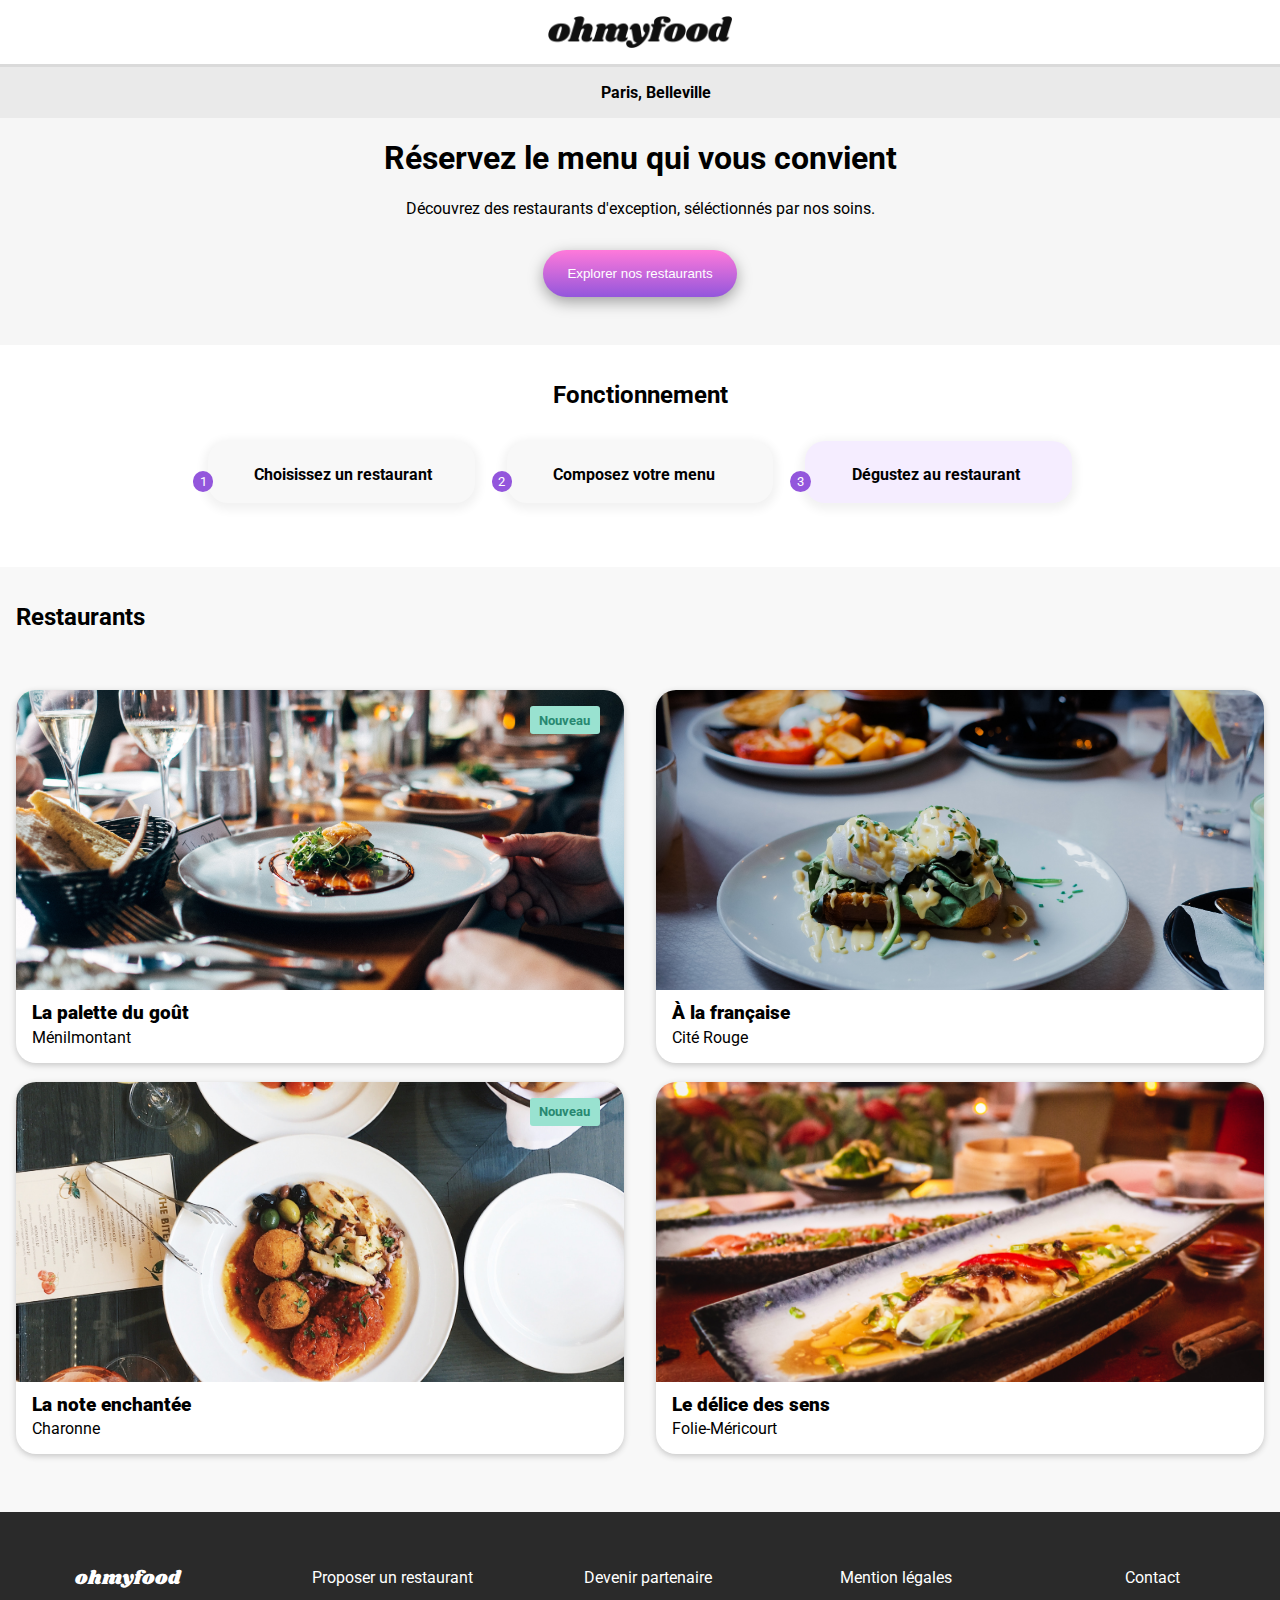
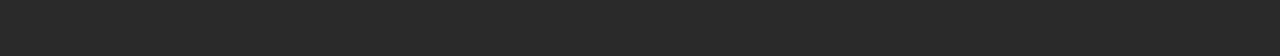
<file: index.html>
<!DOCTYPE html>
<html lang="fr">
<head>
    <meta charset="UTF-8">
    <meta http-equiv="X-UA-Compatible" content="IE=edge">
    <meta name="viewport" content="width=device-width, initial-scale=1.0">
    <link rel="stylesheet" href="https://use.fontawesome.com/releases/v5.15.3/css/all.css" 
                 integrity="sha384-SZXxX4whJ79/gErwcOYf+zWLeJdY/qpuqC4cAa9rOGUstPomtqpuNWT9wdPEn2fk" 
                 crossorigin="anonymous">
    <link rel="stylesheet" href="./css/main.css">   
    <link href="https://fonts.googleapis.com/css2?family=Roboto&family=Shrikhand&display=swap" 
           rel="stylesheet">
    <link href="https://fonts.googleapis.com/css2?family=Shrikhand&display=swap" 
          rel="stylesheet"> 
    <link href="https://fonts.googleapis.com/css2?family=Roboto:wght@700;900&display=swap" 
          rel="stylesheet">      
    <title>Ohmyfood</title>
</head>
<body>
   <div class="loader">
      <span class="loader__spinner"></span> <!--Loading spinner-->
    </div>
    <header>
        <img src="./images/logo/ohmyfood.png" alt="Logo Ohmyfood">
    </header>

    <main>

        <section class="card card-first">
            <div class="card__titre">
                <i class="fas fa-map-marker-alt"></i>
                <p>Paris, Belleville</p>
            </div>
            <div class="card-content">
                <h1>Réservez le menu qui vous convient</h1>
                <p>Découvrez des restaurants d'exception, séléctionnés par nos soins.</p>
        
                <button class="btn">Explorer nos restaurants</button>
            </div>
        </section>
        <section class="function">
            <h2>Fonctionnement</h2>   <!--Section fonctionnement explication du concept -->
            <ul class="functionality">
                <li class="functionality__element functionality--phone">
                    <span class="number">1</span>
                    <i class="fas fa-mobile-alt"></i>
                    <p>Choisissez un restaurant</p>
                </li>
                <li class="functionality__element functionality--menu">
                    <span class="number">2</span>
                    <i class="fas fa-list"></i>
                    <p>Composez votre menu</p>
                </li>
                <li class="functionality__element functionality--store" id="purple-store">
                    <span class="number">3</span>
                    <i class="fas fa-store"></i>
                    <p>Dégustez au restaurant</p>
                </li>
            </ul>

        </section>
        <section id="restaurant-container">
            <h2>Restaurants</h2> <!--Section contenant les cartes de restaurants-->
            <figure class="restaurant-card new-card">
                <a href="./pages_menu/la-palette-du-gout.html">
                    <img src="./images/restaurants/jay-wennington-N_Y88TWmGwA-unsplash.jpg" 
                    alt="restaurant la palette du goût">              
                    <div class="restaurant-card__description">
                        <h3>La palette du goût</h3>
                        <p>Ménilmontant</p>
                    </div>                 
                </a>
                <div class="heart-container">
                    <input type="checkbox" class="input-heart">
                    <i class="fas fa-heart"></i>
                    <i class="far fa-heart"></i>
                </div>
            </figure>
            <figure class="restaurant-card new-card">
                <a href="./pages_menu/la-note-enchantee.html">
                    <img src="./images/restaurants/stil-u2Lp8tXIcjw-unsplash.jpg" alt="restaurant la note enchantée">
                    <div class="restaurant-card__description">
                        <h3>La note enchantée</h3>
                        <p>Charonne</p> 
                    </div>
                </a>
                <div class="heart-container">
                    <input type="checkbox" class="input-heart">
                    <i class="fas fa-heart"></i>
                    <i class="far fa-heart"></i>
                </div>    
            </figure>       
            <figure class="restaurant-card a-la-francaise">
                <a href="./pages_menu/a-la-francaise.html">
                    <img src="./images/restaurants/toa-heftiba-DQKerTsQwi0-unsplash.jpg" 
                        alt="restaurant À la francaise">
                    <div class="restaurant-card__description">
                        <h3>À la française</h3>
                        <p>Cité Rouge</p>
                    </div>
                </a>
                <div class="heart-container">
                    <input type="checkbox" class="input-heart">
                    <i class="fas fa-heart"></i>
                    <i class="far fa-heart"></i>
                </div>
            </figure>
            <figure class="restaurant-card le-delice-des-sens">
                <a href="./pages_menu/le-delice-des-sens.html">
                    <img src="./images/restaurants/louis-hansel-shotsoflouis-qNBGVyOCY8Q-unsplash.jpg" 
                        alt="Le délice des sens">
                    <div class="restaurant-card__description">
                        <h3>Le délice des sens</h3>
                        <p>Folie-Méricourt</p>                 
                    </div>
                </a>
                <div class="heart-container">
                    <input type="checkbox" class="input-heart">
                    <i class="fas fa-heart"></i>
                    <i class="far fa-heart"></i>
                </div>
            </figure>
        </section>
    </main>
    <footer class="footer-menu">   <!--Footer-->
        <nav>
            <ul>
                <li><h5>ohmyfood</h5></li>
                <li><a href="#"><i class="fas fa-utensils"></i> Proposer un restaurant</a>
                </li>
                <li><a href="#"><i class="fas fa-hands-helping"></i>Devenir partenaire</a>
                </li>
                <li><a href="#">Mention légales</a>
                </li>
                <li><a href="mailto:email@sample.com">Contact</a>
                </li>
            </ul>
        </nav>
    </footer>   
</body>
</html>
</file>
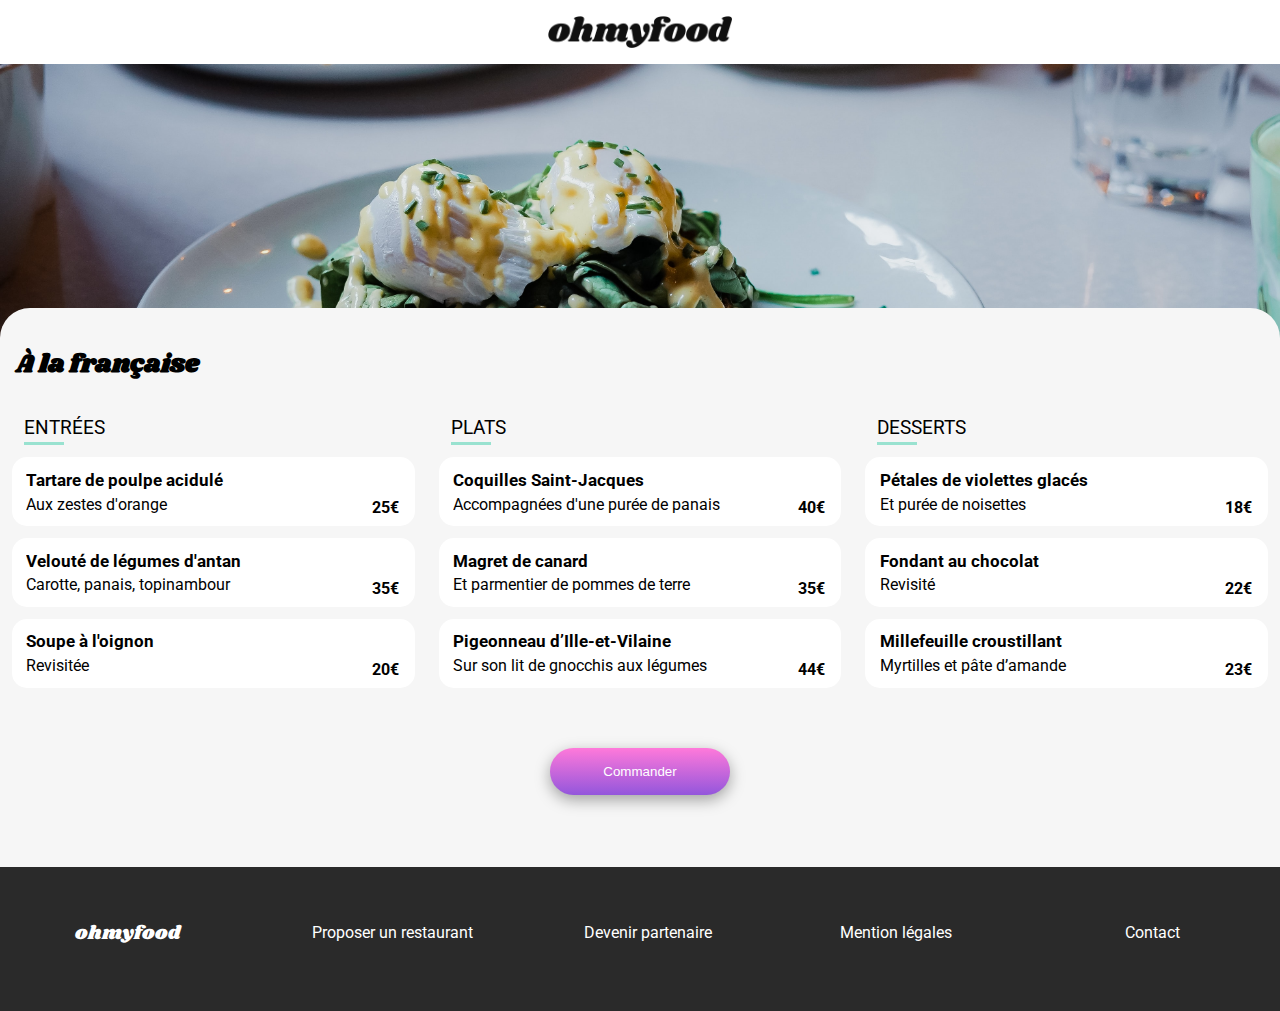
<file: pages_menu/a-la-francaise.html>
<!DOCTYPE html>
<html lang="fr">
<head>
    <meta charset="UTF-8">
    <meta http-equiv="X-UA-Compatible" content="IE=edge">
    <meta name="viewport" content="width=device-width, initial-scale=1.0">
    <link rel="stylesheet" href="https://use.fontawesome.com/releases/v5.15.3/css/all.css" 
                 integrity="sha384-SZXxX4whJ79/gErwcOYf+zWLeJdY/qpuqC4cAa9rOGUstPomtqpuNWT9wdPEn2fk" 
                 crossorigin="anonymous">

          <link href="https://fonts.googleapis.com/css2?family=Roboto&family=Shrikhand&display=swap" 
                rel="stylesheet"> 
                <link rel="stylesheet" href="../css/main.css">  
    <title>À la française</title>
</head>
<body>
    <header class="header-restaurants">
        <a href="../index.html"><i class="fas fa-arrow-left"></i></a>
        <img src="../images/logo/ohmyfood.png" alt="Logo Ohmyfood">
    </header>
    <main class="page-menu">
        <div class="picture">
        <img src="../images/restaurants/toa-heftiba-DQKerTsQwi0-unsplash.jpg" 
              alt="restaurant À la française">
        </div>
        <section class="menu">
            <div class="menu-header">
                <h2>À la française</h2>
                <div class="heart-container">
                    <input type="checkbox" class="input-heart">
                    <i class="fas fa-heart"></i>
                    <i class="far fa-heart"></i>
                </div>
            </div>
            <div class="menu-wraper">
                <article class="menu-items">
                    <h3>Entrées</h3>
                    <div class="menu-items__choice first-choice">
                        <div class="menu-items__choice__description">
                            <h4>Tartare de poulpe acidulé</h4>
                            <p>Aux zestes d'orange</p>
                        </div>
                        <span>25€</span>
                        <div class="animation-menu">
                            <i class="fas fa-check-circle"></i>
                        </div>
                    </div>
                    <div class="menu-items__choice second-choice">
                        <div class="menu-items__choice__description">
                            <h4>Velouté de légumes d'antan</h4>
                            <p>Carotte, panais, topinambour</p>
                        </div>
                        <span>35€</span>
                        <div class="animation-menu">
                            <i class="fas fa-check-circle"></i>
                        </div>
                    </div>
                    <div class="menu-items__choice third-choice">
                        <div class="menu-items__choice__description">
                            <h4>Soupe à l'oignon</h4>
                            <p>Revisitée</p>
                        </div>
                        <span>20€</span>
                        <div class="animation-menu">
                            <i class="fas fa-check-circle"></i>
                        </div>
                    </div>
                </article>
                <article class="menu-items">
                    <h3>Plats</h3>
                    <div class="menu-items__choice first-choice">
                        <div class="menu-items__choice__description">
                            <h4>Coquilles Saint-Jacques</h4>
                            <p>Accompagnées d'une purée de panais</p>
                        </div>
                        <span>40€</span>
                        <div class="animation-menu">
                            <i class="fas fa-check-circle"></i>
                        </div>
                    </div>
                    <div class="menu-items__choice second-choice">
                        <div class="menu-items__choice__description">
                            <h4>Magret de canard</h4>
                            <p>Et parmentier de pommes de terre</p>
                        </div>
                        <span>35€</span>
                        <div class="animation-menu">
                            <i class="fas fa-check-circle"></i>
                        </div>
                    </div>
                    <div class="menu-items__choice third-choice">
                        <div class="menu-items__choice__description">
                            <h4>Pigeonneau d’Ille-et-Vilaine</h4>
                            <p>Sur son lit de gnocchis aux légumes</p>
                        </div>
                        <span>44€</span>
                        <div class="animation-menu">
                            <i class="fas fa-check-circle"></i>
                        </div>
                    </div>
                </article>
                <article class="menu-items">
                    <h3>Desserts</h3>
                    <div class="menu-items__choice first-choice">
                        <div class="menu-items__choice__description">
                            <h4>Pétales de violettes glacés</h4>
                            <p>Et purée de noisettes</p>
                        </div>
                        <span>18€</span>
                        <div class="animation-menu">
                            <i class="fas fa-check-circle"></i>
                        </div>
                    </div>
                    <div class="menu-items__choice second-choice">
                        <div class="menu-items__choice__description">
                            <h4>Fondant au chocolat</h4>
                            <p>Revisité</p>
                        </div>
                        <span>22€</span>
                        <div class="animation-menu">
                            <i class="fas fa-check-circle"></i>
                        </div>
                    </div>
                    <div class="menu-items__choice third-choice">
                        <div class="menu-items__choice__description">
                            <h4>Millefeuille croustillant</h4>
                            <p>Myrtilles et pâte d’amande</p>
                        </div>
                        <span>23€</span>
                        <div class="animation-menu">
                            <i class="fas fa-check-circle"></i>
                        </div>
                    </div>
                </article>
            </div>
            <div class="order-button">
                <button class="btn">Commander</button>
            </div>
        </section>
    </main>
    <footer>
        <nav>
            <ul>
                <li><h5>ohmyfood</h5></li>
                <li>
                    <a href="#"><i class="fas fa-utensils"></i>Proposer un restaurant
                    </a>
                </li>
                <li><a href="#"><i class="fas fa-hands-helping"></i>Devenir partenaire
                    </a>
                </li>
                <li><a href="#">Mention légales</a></li>
                <li><a href="mailto:email@sample.com">Contact</a></li>
            </ul>
        </nav>
    </footer>
</body>
</html>
</file>
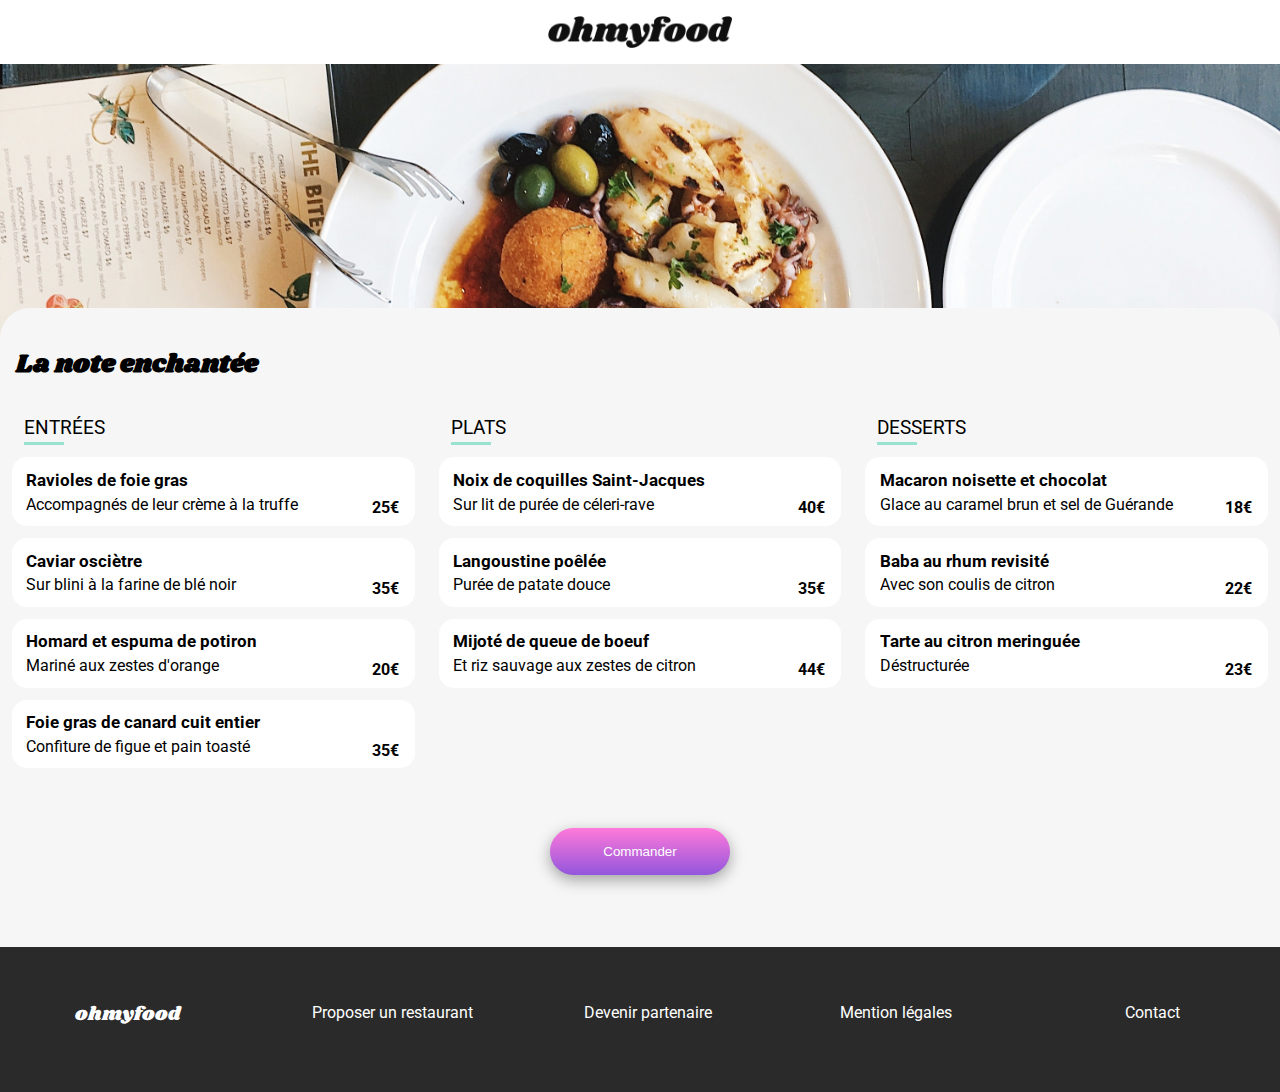
<file: pages_menu/la-note-enchantee.html>
<!DOCTYPE html>
<html lang="fr">
<head>
    <meta charset="UTF-8">
    <meta http-equiv="X-UA-Compatible" content="IE=edge">
    <meta name="viewport" content="width=device-width, initial-scale=1.0">
    <link rel="stylesheet" href="https://use.fontawesome.com/releases/v5.15.3/css/all.css" 
                 integrity="sha384-SZXxX4whJ79/gErwcOYf+zWLeJdY/qpuqC4cAa9rOGUstPomtqpuNWT9wdPEn2fk" 
                 crossorigin="anonymous">  
    <link href="https://fonts.googleapis.com/css2?family=Roboto&family=Shrikhand&display=swap" 
          rel="stylesheet"> 
    <link rel="stylesheet" href="../css/main.css">  
    <title>La note enchantée</title>
</head>
<body>
    <header class="header-restaurants">
        <a href="../index.html"><i class="fas fa-arrow-left"></i></a>
        <img src="../images/logo/ohmyfood.png" alt="Logo Ohmyfood">
    </header>
    <main class="page-menu">
        <div class="picture">
        <img src="../images/restaurants/stil-u2Lp8tXIcjw-unsplash.jpg" 
              alt="restaurant La note enchantée">
        </div>
        <section class="menu">
            <div class="menu-header">
                <h2>La note enchantée</h2>
                <div class="heart-container">
                    <input type="checkbox" class="input-heart">
                    <i class="fas fa-heart"></i>
                    <i class="far fa-heart"></i>
                </div>
            </div>
            <div class="menu-wraper">
                <article class="menu-items" id="four-items">
                    <h3>Entrées</h3>
                    <div class="menu-items__choice first-choice">
                        <div class="menu-items__choice__description">
                            <h4>Ravioles de foie gras </h4>
                            <p>Accompagnés de leur crème à la truffe</p>
                        </div>
                        <span>25€</span>
                        <div class="animation-menu">
                            <i class="fas fa-check-circle"></i>
                        </div>
                    </div>
                    <div class="menu-items__choice second-choice">
                        <div class="menu-items__choice__description">
                            <h4>Caviar osciètre</h4>
                            <p>Sur blini à la farine de blé noir</p>
                        </div>
                        <span>35€</span>
                        <div class="animation-menu">
                            <i class="fas fa-check-circle"></i>
                        </div>
                    </div>
                    <div class="menu-items__choice third-choice">
                        <div class="menu-items__choice__description">
                            <h4>Homard et espuma de potiron</h4>
                            <p>Mariné aux zestes d'orange</p>
                        </div>
                        <span>20€</span>
                        <div class="animation-menu">
                            <i class="fas fa-check-circle"></i>
                        </div>
                    </div>
                    <div class="menu-items__choice forth-choice">
                        <div class="menu-items__choice__description">
                            <h4>Foie gras de canard cuit entier</h4>
                            <p>Confiture de figue et pain toasté</p>
                        </div>
                        <span>35€</span>
                        <div class="animation-menu">
                            <i class="fas fa-check-circle"></i>
                        </div>
                    </div>
                </article>
                <article class="menu-items">
                    <h3>Plats</h3>
                    <div class="menu-items__choice first-choice">
                        <div class="menu-items__choice__description">
                            <h4>Noix de coquilles Saint-Jacques</h4>
                            <p>Sur lit de purée de céleri-rave</p>
                        </div>
                        <span>40€</span>
                        <div class="animation-menu">
                            <i class="fas fa-check-circle"></i>
                        </div>
                    </div>
                    <div class="menu-items__choice second-choice">
                        <div class="menu-items__choice__description">
                            <h4>Langoustine poêlée</h4>
                            <p>Purée de patate douce</p>
                         </div>
                        <span>35€</span>
                        <div class="animation-menu">
                            <i class="fas fa-check-circle"></i>
                        </div>
                    </div>
                    <div class="menu-items__choice third-choice">
                        <div class="menu-items__choice__description">
                            <h4>Mijoté de queue de boeuf </h4>
                            <p>Et riz sauvage aux zestes de citron</p>
                        </div>
                        <span>44€</span>
                        <div class="animation-menu">
                            <i class="fas fa-check-circle"></i>
                        </div>
                    </div>
                </article>
                <article class="menu-items">
                    <h3>Desserts</h3>
                    <div class="menu-items__choice first-choice">
                        <div class="menu-items__choice__description">
                            <h4>Macaron noisette et chocolat</h4>
                            <p>Glace au caramel brun et sel de Guérande</p>
                        </div>
                        <span>18€</span>
                        <div class="animation-menu">
                            <i class="fas fa-check-circle"></i>
                        </div>
                    </div>
                    <div class="menu-items__choice second-choice">
                        <div class="menu-items__choice__description">
                            <h4>Baba au rhum revisité</h4>
                            <p>Avec son coulis de citron</p>
                        </div>
                        <span>22€</span>
                        <div class="animation-menu">
                            <i class="fas fa-check-circle"></i>
                        </div>
                    </div>
                    <div class="menu-items__choice third-choice">
                        <div class="menu-items__choice__description">
                            <h4>Tarte au citron meringuée</h4>
                            <p>Déstructurée</p>
                        </div>
                        <span>23€</span>
                        <div class="animation-menu">
                            <i class="fas fa-check-circle"></i>
                        </div>
                    </div>
                </article>
            </div>
            <div class="order-button">
                <button class="btn">Commander</button>
            </div>
        </section>
    </main>
    <footer>
        <nav>
            <ul>
                <li><h5>ohmyfood</h5></li>
                <li><a href="#"><i class="fas fa-utensils"></i>Proposer un restaurant
                    </a>
                </li>
                <li><a href="#"><i class="fas fa-hands-helping"></i>Devenir partenaire
                    </a>
                </li>
                <li><a href="#">Mention légales</a></li>
                <li><a href="mailto:email@sample.com">Contact</a></li>
            </ul>
        </nav>
    </footer>
</body>
</html>
</file>
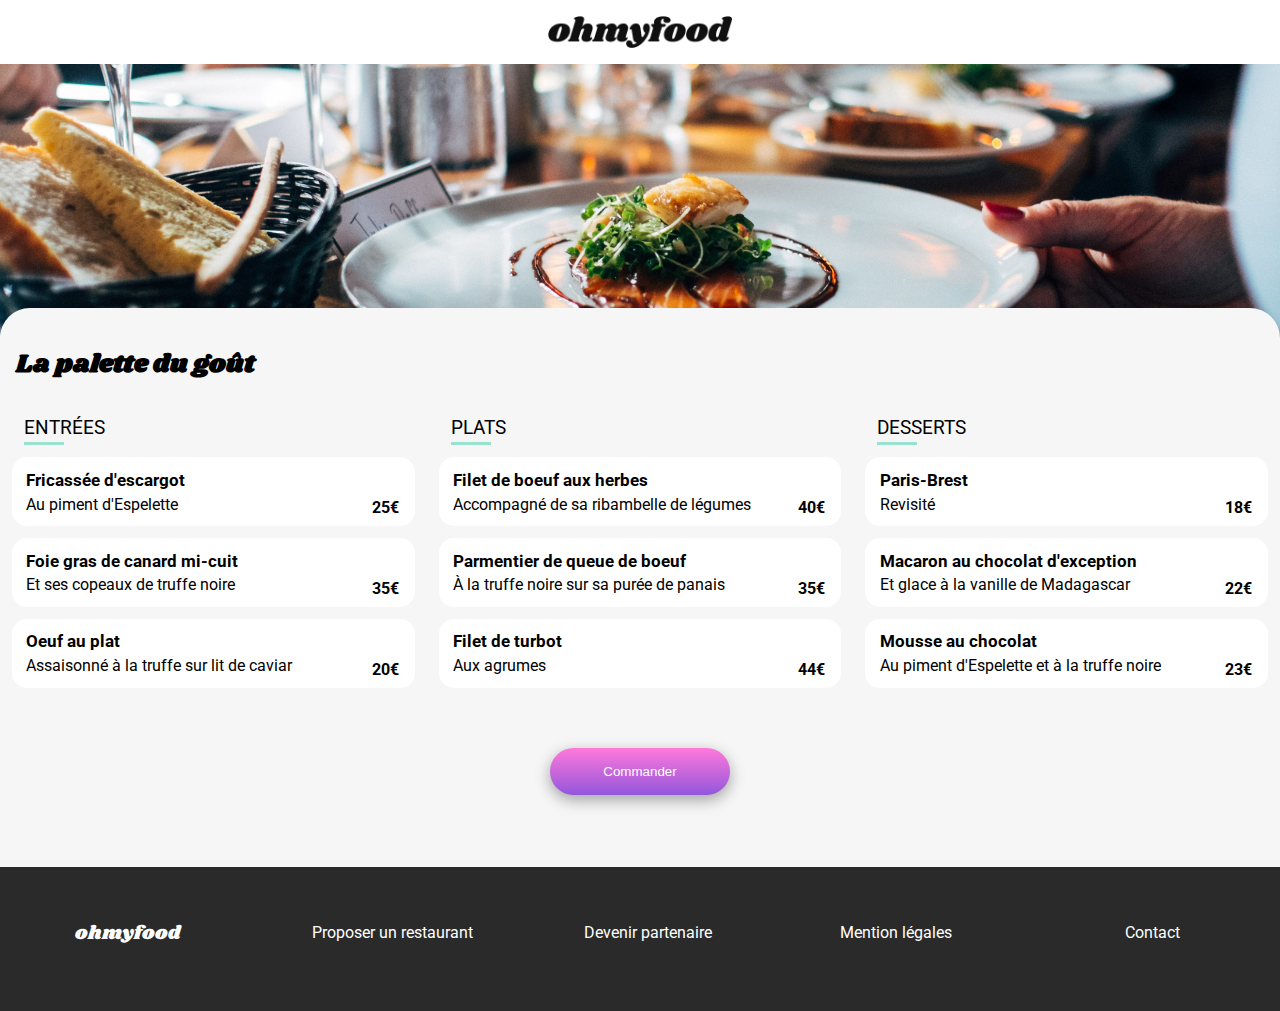
<file: pages_menu/la-palette-du-gout.html>
<!DOCTYPE html>
<html lang="fr">
<head>
    <meta charset="UTF-8">
    <meta http-equiv="X-UA-Compatible" content="IE=edge">
    <meta name="viewport" content="width=device-width, initial-scale=1.0">
    <link rel="stylesheet" href="https://use.fontawesome.com/releases/v5.15.3/css/all.css" 
                 integrity="sha384-SZXxX4whJ79/gErwcOYf+zWLeJdY/qpuqC4cAa9rOGUstPomtqpuNWT9wdPEn2fk" 
                 crossorigin="anonymous"> 
          <link href="https://fonts.googleapis.com/css2?family=Roboto&family=Shrikhand&display=swap" 
                rel="stylesheet"> 
                <link rel="stylesheet" href="../css/main.css">  
    <title>La palette du goût</title>
</head>
<body>
    <header class="header-restaurants">
        <a href="../index.html"><i class="fas fa-arrow-left"></i></a>
        <img src="../images/logo/ohmyfood.png" alt="Logo Ohmyfood">
    </header>
    <main class="page-menu">
        <div class="picture">
        <img src="../images//restaurants/jay-wennington-N_Y88TWmGwA-unsplash.jpg" 
              alt="restaurant la palette du goût">
        </div>
        <section class="menu">
            <div class="menu-header">
                <h2>La palette du goût</h2>
                <div class="heart-container">
                    <input type="checkbox" class="input-heart">
                    <i class="fas fa-heart"></i>
                    <i class="far fa-heart"></i>
                </div>
            </div>
            <div class="menu-wraper">
                <article class="menu-items">
                    <h3>Entrées</h3>
                    <div class="menu-items__choice first-choice">
                        <div class="menu-items__choice__description">
                            <h4>Fricassée d'escargot</h4>
                        <p>Au piment d'Espelette</p>
                    </div>
                        <span>25€</span>
                        <div class="animation-menu">
                            <i class="fas fa-check-circle"></i>
                        </div>
                    </div>
                    <div class="menu-items__choice second-choice">
                        <div class="menu-items__choice__description">
                            <h4>Foie gras de canard mi-cuit</h4>
                        <p>Et ses copeaux de truffe noire</p>
                    </div>
                        <span>35€</span>
                        <div class="animation-menu">
                            <i class="fas fa-check-circle"></i>
                        </div>
                    </div>
                    <div class="menu-items__choice third-choice">
                        <div class="menu-items__choice__description">
                            <h4>Oeuf au plat</h4>
                        <p>Assaisonné à la truffe sur lit de caviar</p>
                    </div>
                        <span>20€</span>
                        <div class="animation-menu">
                            <i class="fas fa-check-circle"></i>
                        </div>
                    </div>
                </article>
                <article class="menu-items">
                    <h3>Plats</h3>
                    <div class="menu-items__choice first-choice">
                        <div class="menu-items__choice__description">
                            <h4>Filet de boeuf aux herbes</h4>
                            <p>Accompagné de sa ribambelle de légumes</p>
                        </div>
                        <span>40€</span>
                        <div class="animation-menu">
                            <i class="fas fa-check-circle"></i>
                        </div>
                    </div>
                    <div class="menu-items__choice second-choice">
                        <div class="menu-items__choice__description">
                            <h4>Parmentier de queue de boeuf</h4>
                            <p>À la truffe noire sur sa purée de panais</p>
                        </div>
                        <span>35€</span>
                        <div class="animation-menu">
                            <i class="fas fa-check-circle"></i>
                        </div>
                    </div>
                    <div class="menu-items__choice third-choice">
                        <div class="menu-items__choice__description">
                            <h4>Filet de turbot</h4>
                            <p>Aux agrumes</p>
                        </div>
                        <span>44€</span>
                        <div class="animation-menu">
                            <i class="fas fa-check-circle"></i>
                        </div>
                    </div>
                </article>
                <article class="menu-items">
                    <h3>Desserts</h3>
                    <div class="menu-items__choice first-choice">
                        <div class="menu-items__choice__description">
                            <h4>Paris-Brest</h4>
                            <p>Revisité</p>
                        </div>
                        <span>18€</span>
                        <div class="animation-menu">
                            <i class="fas fa-check-circle"></i>
                        </div>
                    </div>
                    <div class="menu-items__choice second-choice">
                        <div class="menu-items__choice__description">
                            <h4>Macaron au chocolat d'exception</h4>
                            <p>Et glace à la vanille de Madagascar</p>
                        </div>
                        <span>22€</span>
                        <div class="animation-menu">
                            <i class="fas fa-check-circle"></i>
                        </div>
                    </div>
                    <div class="menu-items__choice third-choice">
                        <div class="menu-items__choice__description">
                            <h4>Mousse au chocolat</h4>
                            <p>Au piment d'Espelette et à la truffe noire</p>
                        </div>
                        <span>23€</span>
                        <div class="animation-menu">
                            <i class="fas fa-check-circle"></i>
                        </div>
                    </div>
                </article>
            </div>
            <div class="order-button">
                <button class="btn">Commander</button>
            </div>
        </section>
    </main>
    <footer>
        <nav>
            <ul>
                <li><h5>ohmyfood</h5></li>
                <li>
                    <a href="#"><i class="fas fa-utensils"></i>Proposer un restaurant
                    </a>
                </li>
                <li>
                    <a href="#"><i class="fas fa-hands-helping"></i>Devenir partenaire
                    </a>
                </li>
                <li><a href="#">Mention légales</a></li>
                <li><a href="mailto:email@sample.com">Contact</a></li>
            </ul>
        </nav>
    </footer>
</body>
</html>
</file>
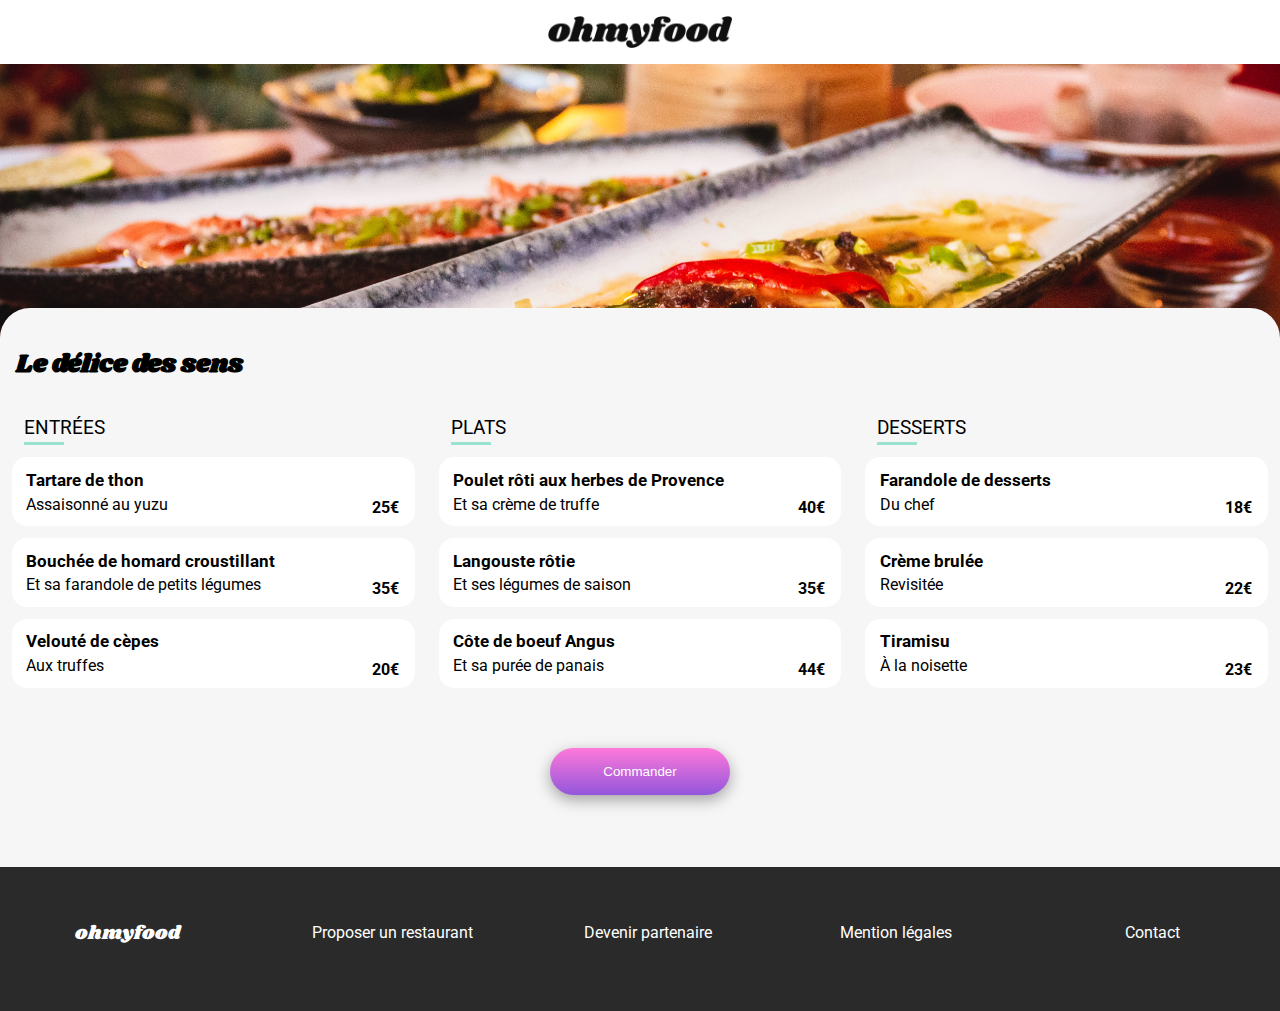
<file: pages_menu/le-delice-des-sens.html>
<!DOCTYPE html>
<html lang="fr">
<head>
    <meta charset="UTF-8">
    <meta http-equiv="X-UA-Compatible" content="IE=edge">
    <meta name="viewport" content="width=device-width, initial-scale=1.0">
    <link rel="stylesheet" href="https://use.fontawesome.com/releases/v5.15.3/css/all.css" 
                 integrity="sha384-SZXxX4whJ79/gErwcOYf+zWLeJdY/qpuqC4cAa9rOGUstPomtqpuNWT9wdPEn2fk" 
                 crossorigin="anonymous">  
          <link href="https://fonts.googleapis.com/css2?family=Roboto&family=Shrikhand&display=swap" 
                rel="stylesheet"> 
                <link rel="stylesheet" href="../css/main.css">  
    <title>Le délice des sens</title>
</head>
<body>
    <header class="header-restaurants">
        <a href="../index.html"><i class="fas fa-arrow-left"></i></a>
        <img src="../images/logo/ohmyfood.png" alt="Logo Ohmyfood">
    </header>
    <main class="page-menu">
        <div class="picture">
        <img src="../images/restaurants/louis-hansel-shotsoflouis-qNBGVyOCY8Q-unsplash.jpg" 
              alt="restaurant Le délice des sens">
        </div>
        <section class="menu">   
            <div class="menu-header">
                <h2>Le délice des sens</h2>
            <div class="heart-container">
                    <input type="checkbox" class="input-heart">
                    <i class="fas fa-heart"></i>
                    <i class="far fa-heart"></i>
                </div>
            </div>
            <div class="menu-wraper">
                <article class="menu-items">
                    <h3>Entrées</h3>
                    <div class="menu-items__choice first-choice">
                        <div class="menu-items__choice__description">
                            <h4>Tartare de thon</h4>
                            <p>Assaisonné au yuzu</p>
                        </div>
                        <span>25€</span>
                        <div class="animation-menu">
                            <i class="fas fa-check-circle"></i>
                        </div>
                    </div>
                    <div class="menu-items__choice second-choice">
                        <div class="menu-items__choice__description">
                            <h4>Bouchée de homard croustillant</h4>
                            <p>Et sa farandole de petits légumes</p>
                        </div>
                        <span>35€</span>
                        <div class="animation-menu">
                            <i class="fas fa-check-circle"></i>
                        </div>
                    </div>
                    <div class="menu-items__choice third-choice">
                        <div class="menu-items__choice__description">
                            <h4>Velouté de cèpes</h4>
                            <p>Aux truffes</p>
                        </div>
                        <span>20€</span>
                        <div class="animation-menu">
                            <i class="fas fa-check-circle"></i>
                        </div>
                    </div>
                </article>
                <article class="menu-items">
                    <h3>Plats</h3>
                    <div class="menu-items__choice first-choice">
                        <div class="menu-items__choice__description">
                            <h4>Poulet rôti aux herbes de Provence</h4>
                            <p>Et sa crème de truffe</p>
                        </div>
                        <span>40€</span>
                        <div class="animation-menu">
                            <i class="fas fa-check-circle"></i>
                        </div>
                    </div>
                    <div class="menu-items__choice second-choice">
                        <div class="menu-items__choice__description">
                            <h4>Langouste rôtie</h4>
                            <p>Et ses légumes de saison</p>
                        </div>
                        <span>35€</span>
                        <div class="animation-menu">
                            <i class="fas fa-check-circle"></i>
                        </div>
                    </div>
                    <div class="menu-items__choice third-choice">
                        <div class="menu-items__choice__description">
                            <h4>Côte de boeuf Angus</h4>
                            <p>Et sa purée de panais</p>
                        </div>
                        <span>44€</span>
                        <div class="animation-menu">
                            <i class="fas fa-check-circle"></i>
                        </div>
                    </div>
                </article>
                <article class="menu-items">
                    <h3>Desserts</h3>
                    <div class="menu-items__choice first-choice">
                        <div class="menu-items__choice__description">
                            <h4>Farandole de desserts</h4>
                            <p>Du chef</p>
                        </div>
                        <span>18€</span>
                        <div class="animation-menu">
                            <i class="fas fa-check-circle"></i>
                        </div>
                    </div>
                    <div class="menu-items__choice second-choice">
                        <div class="menu-items__choice__description">
                            <h4>Crème brulée</h4>
                            <p>Revisitée</p>
                        </div>
                        <span>22€</span>
                        <div class="animation-menu">
                            <i class="fas fa-check-circle"></i>
                        </div>
                    </div>
                    <div class="menu-items__choice third-choice">
                        <div class="menu-items__choice__description">
                            <h4>Tiramisu</h4>
                            <p>À la noisette</p>
                        </div>
                        <span>23€</span>
                        <div class="animation-menu">
                            <i class="fas fa-check-circle"></i>
                        </div>
                    </div>
                </article>
            </div>
            <div class="order-button">
                <button class="btn">Commander</button>
            </div>
        </section>
    </main>
    <footer>
        <nav>
            <ul>
                <li><h5>ohmyfood</h5></li>
                <li>
                    <a href="#"><i class="fas fa-utensils"></i>Proposer un restaurant
                    </a>
                </li>
                <li>
                    <a href="#"><i class="fas fa-hands-helping"></i>Devenir partenaire
                     </a>
                </li>
                <li><a href="#">Mention légales</a></li>
                <li><a href="mailto:email@sample.com">Contact</a></li>
            </ul>
        </nav>  
    </footer>
 
</body>
</html>
</file>
<file: css/main.css>
@media screen and (min-width: 500px) {
  #restaurant-container {
    display: -webkit-box;
    display: -ms-flexbox;
    display: flex;
    -webkit-box-orient: horizontal;
    -webkit-box-direction: normal;
        -ms-flex-direction: row;
            flex-direction: row;
    -ms-flex-wrap: nowrap;
        flex-wrap: nowrap;
  }
  .function {
    display: -webkit-box;
    display: -ms-flexbox;
    display: flex;
    -webkit-box-orient: horizontal;
    -webkit-box-direction: normal;
        -ms-flex-direction: row;
            flex-direction: row;
    -ms-flex-wrap: nowrap;
        flex-wrap: nowrap;
  }
}

@-webkit-keyframes new {
  0% {
    opacity: 0.5;
  }
  50% {
    opacity: 1;
  }
  100% {
    opacity: 0.5;
  }
}

@keyframes new {
  0% {
    opacity: 0.5;
  }
  50% {
    opacity: 1;
  }
  100% {
    opacity: 0.5;
  }
}

@-webkit-keyframes loading {
  0% {
    -webkit-transform: rotate(0deg);
            transform: rotate(0deg);
  }
  100% {
    -webkit-transform: rotate(360deg);
            transform: rotate(360deg);
  }
}

@keyframes loading {
  0% {
    -webkit-transform: rotate(0deg);
            transform: rotate(0deg);
  }
  100% {
    -webkit-transform: rotate(360deg);
            transform: rotate(360deg);
  }
}

@-webkit-keyframes disapear {
  0% {
    visibility: hidden;
    opacity: 1;
  }
  50% {
    opacity: 1;
  }
  100% {
    opacity: 0;
    visibility: visible;
  }
}

@keyframes disapear {
  0% {
    visibility: hidden;
    opacity: 1;
  }
  50% {
    opacity: 1;
  }
  100% {
    opacity: 0;
    visibility: visible;
  }
}

@-webkit-keyframes rotation {
  0% {
    -webkit-transform: rotate(0deg);
            transform: rotate(0deg);
  }
  100% {
    -webkit-transform: rotate(360deg);
            transform: rotate(360deg);
  }
}

@keyframes rotation {
  0% {
    -webkit-transform: rotate(0deg);
            transform: rotate(0deg);
  }
  100% {
    -webkit-transform: rotate(360deg);
            transform: rotate(360deg);
  }
}

@-webkit-keyframes slide-left {
  0% {
    -webkit-transform: translateX(0);
            transform: translateX(0);
    width: 0%;
  }
  100% {
    -webkit-transform: translateX(0);
            transform: translateX(0);
    display: -webkit-box;
    display: flex;
    width: 15%;
  }
}

@keyframes slide-left {
  0% {
    -webkit-transform: translateX(0);
            transform: translateX(0);
    width: 0%;
  }
  100% {
    -webkit-transform: translateX(0);
            transform: translateX(0);
    display: -webkit-box;
    display: -ms-flexbox;
    display: flex;
    width: 15%;
  }
}

@-webkit-keyframes slow-display {
  0% {
    -webkit-transform: translateY(100px);
            transform: translateY(100px);
    opacity: 0;
  }
  50% {
    opacity: 0;
  }
  100% {
    -webkit-transform: translateY(0);
            transform: translateY(0);
    opacity: 1;
  }
}

@keyframes slow-display {
  0% {
    -webkit-transform: translateY(100px);
            transform: translateY(100px);
    opacity: 0;
  }
  50% {
    opacity: 0;
  }
  100% {
    -webkit-transform: translateY(0);
            transform: translateY(0);
    opacity: 1;
  }
}

/*Second page*/
.header-restaurants {
  position: relative;
}

.header-restaurants a {
  position: absolute;
  left: 1rem;
  font-size: 1.4rem;
}

.menu-header h2 {
  font-family: "Shrikhand", cursive;
  font-weight: bold;
  font-size: 160%;
}

.picture img {
  height: 300px;
  width: 100%;
  -o-object-fit: cover;
     object-fit: cover;
  z-index: -1;
  position: relative;
}

.menu {
  background-color: #f6f6f6;
  margin-top: -60px;
  padding-top: 1.5rem;
  width: 100%;
  border-top-right-radius: 30px;
  border-top-left-radius: 30px;
}

.menu-items h3 {
  margin-left: 1.5rem;
  position: relative;
  font-weight: normal;
  text-transform: uppercase;
}

.menu-items h3::after {
  content: "";
  height: 3px;
  width: 40px;
  background-color: #99E2D0;
  position: absolute;
  top: 25px;
  left: 0px;
}

.menu-header {
  display: -ms-grid;
  display: grid;
  -ms-grid-columns: 3fr 1fr;
      grid-template-columns: 3fr 1fr;
  width: 100%;
}

.menu-header h2 {
  margin: .90rem 1rem;
}

.menu-header .heart-container {
  padding: 0;
}

.menu-items__choice {
  display: -webkit-box;
  display: -ms-flexbox;
  display: flex;
  -ms-flex-wrap: wrap;
      flex-wrap: wrap;
  -webkit-box-orient: horizontal;
  -webkit-box-direction: normal;
      -ms-flex-direction: row;
          flex-direction: row;
  -webkit-box-pack: justify;
      -ms-flex-pack: justify;
          justify-content: space-between;
  -webkit-box-align: center;
      -ms-flex-align: center;
          align-items: center;
  background-color: #FFFF;
  border-radius: 15px;
  height: 4.3rem;
  margin: .75rem;
}

.menu-items__choice h4 {
  margin: .3rem 0 0 .9rem;
  overflow: hidden;
  text-overflow: ellipsis;
  font-size: 105%;
}

.menu-items__choice p {
  margin: .3rem 0 .3rem .9rem;
  overflow: hidden;
  text-overflow: ellipsis;
}

.menu-items__choice span {
  font-weight: bold;
  margin: 1rem 1rem -1rem 0.5rem;
}

@media screen and (min-width: 1100px) {
  .menu-wraper {
    display: -ms-grid;
    display: grid;
    -ms-grid-columns: 1fr 1fr 1fr;
        grid-template-columns: 1fr 1fr 1fr;
    -webkit-box-pack: center;
        -ms-flex-pack: center;
            justify-content: center;
  }
  .menu-wraper__choice {
    -ms-grid-row: 2;
        grid-row-start: 2;
  }
}

.menu-items__choice__description {
  display: inline-block;
  overflow: hidden;
  width: 80%;
  white-space: nowrap;
  text-overflow: ellipsis;
}

.animation-menu {
  background-color: #99E2D0;
  width: 3rem;
  height: 100%;
  display: -webkit-box;
  display: -ms-flexbox;
  display: flex;
  -webkit-box-pack: center;
      -ms-flex-pack: center;
          justify-content: center;
  -webkit-box-align: center;
      -ms-flex-align: center;
          align-items: center;
  font-size: 1.5rem;
  color: #FFFF;
  border-radius: 0 15px 15px 0;
  display: none;
}

.menu-items__choice:hover span {
  margin: 1rem 0 -1rem 0;
}

.menu-items__choice:hover .animation-menu {
  display: -webkit-box;
  display: -ms-flexbox;
  display: flex;
  -webkit-animation: slide-left 400ms linear both;
          animation: slide-left 400ms linear both;
  -webkit-transform-origin: right;
          transform-origin: right;
  overflow: hidden;
}

.menu-items__choice:hover .animation-menu i {
  -webkit-animation: rotation 400ms linear;
          animation: rotation 400ms linear;
  font-size: 80%;
}

.menu-items__choice:hover .menu-items__choice__description {
  width: 74%;
  -webkit-transition: 400ms;
  transition: 400ms;
}

.first-choice {
  -webkit-animation: slow-display linear 700ms;
          animation: slow-display linear 700ms;
}

.second-choice {
  -webkit-animation: slow-display linear 900ms;
          animation: slow-display linear 900ms;
}

.third-choice {
  -webkit-animation: slow-display linear 1000ms;
          animation: slow-display linear 1000ms;
}

.forth-choice {
  -webkit-animation: slow-display linear 1200ms;
          animation: slow-display linear 1200ms;
}

.order-button {
  display: -webkit-box;
  display: -ms-flexbox;
  display: flex;
  -webkit-box-orient: vertical;
  -webkit-box-direction: normal;
      -ms-flex-direction: column;
          flex-direction: column;
  -webkit-box-align: center;
      -ms-flex-align: center;
          align-items: center;
  -webkit-box-pack: center;
      -ms-flex-pack: center;
          justify-content: center;
  margin: 2rem 0 0 0;
  padding-bottom: 1.5rem;
}

.order-button .btn {
  width: 180px;
}

.loader {
  position: fixed;
  z-index: 1;
  top: 0;
  left: 0;
  height: 100%;
  width: 100%;
  background-color: rgba(255, 255, 255, 0.9);
  display: -webkit-box;
  display: -ms-flexbox;
  display: flex;
  visibility: hidden;
  -webkit-animation: disapear 2s linear;
          animation: disapear 2s linear;
  -webkit-box-pack: center;
      -ms-flex-pack: center;
          justify-content: center;
}

.loader__spinner {
  position: relative;
  width: 50px;
  height: 50px;
  border-radius: 50px;
  border: solid 3px transparent;
  border-top-color: #9356DC;
  border-bottom-color: #FF79DA;
  top: 40%;
  -webkit-animation: loading 1s linear infinite;
          animation: loading 1s linear infinite;
}

.loader__spinner::after {
  content: "";
  position: absolute;
  top: 8px;
  left: 8px;
  right: 8px;
  bottom: 8px;
  border: 3px solid transparent;
  border-radius: 50px;
  border-top-color: #99E2D0;
  border-bottom-color: #99E2D0;
  animation: loading 2s linear reverse infinite;
}

.loader__spinner::before {
  content: "";
  position: absolute;
  top: 18px;
  left: 18px;
  right: 18px;
  bottom: 18px;
  border: 3px solid;
  border-color: transparent;
  border-radius: 50px;
}

header {
  display: -webkit-box;
  display: -ms-flexbox;
  display: flex;
  -webkit-box-orient: vertical;
  -webkit-box-direction: normal;
      -ms-flex-direction: column;
          flex-direction: column;
  -webkit-box-align: center;
      -ms-flex-align: center;
          align-items: center;
  -webkit-box-pack: center;
      -ms-flex-pack: center;
          justify-content: center;
  margin: 1rem;
}

header img {
  height: 2rem;
}

.btn {
  border: none;
  padding: 1rem 1.5rem;
  background-image: -webkit-gradient(linear, left top, left bottom, from(#FF79DA), to(#9356DC));
  background-image: linear-gradient(#FF79DA, #9356DC);
  color: #fff;
  margin: 1rem 0 3rem 0;
  border-radius: 30px;
  -webkit-box-shadow: rgba(0, 0, 0, 0.35) 0px 5px 15px;
          box-shadow: rgba(0, 0, 0, 0.35) 0px 5px 15px;
}

.btn:hover {
  cursor: pointer;
  opacity: 0.7;
  -webkit-box-shadow: rgba(12, 0, 0, 0.5) 0px 8px 15px;
          box-shadow: rgba(12, 0, 0, 0.5) 0px 8px 15px;
}

.heart-container {
  font-size: 2rem;
  padding-left: 1rem;
  position: relative;
}

.heart-container .input-heart {
  height: 2.1rem;
  width: 2.1rem;
  bottom: 20px;
  right: 27px;
  position: absolute;
  z-index: 3;
  opacity: 0;
  cursor: pointer;
}

.heart-container .fas {
  position: absolute;
  background-image: -webkit-gradient(linear, left top, left bottom, from(#9356DC), to(#FF79DA));
  background-image: linear-gradient(#9356DC, #FF79DA);
  -webkit-background-clip: text;
  -webkit-text-fill-color: transparent;
  bottom: 20px;
  right: 30px;
  opacity: 0;
}

.heart-container .far {
  position: absolute;
  bottom: 20px;
  right: 30px;
  opacity: .5;
}

.input-heart:checked ~ .far {
  opacity: 0;
  -webkit-transition: 1.5s;
  transition: 1.5s;
}

.input-heart:checked ~ .fas {
  opacity: 1;
  -webkit-transition: 1.5s;
  transition: 1.5s;
}

body {
  font-family: 'Roboto', sans-serif;
  margin: 0 auto;
  max-width: 1600px;
}

body a {
  text-decoration: none;
  color: black;
}

body li {
  list-style: none;
}

body h2 {
  font-family: 'Roboto', sans-serif;
  font-weight: bold;
}

body h3 {
  font-weight: 900;
}

body h5 {
  font-family: "Shrikhand", cursive;
  font-size: 120%;
  font-weight: normal;
}

main {
  margin-bottom: 0;
}

.card {
  /*carte contenant le bouton explorer et la location*/
  display: -webkit-box;
  display: -ms-flexbox;
  display: flex;
  -webkit-box-orient: vertical;
  -webkit-box-direction: normal;
      -ms-flex-direction: column;
          flex-direction: column;
  -webkit-box-align: center;
      -ms-flex-align: center;
          align-items: center;
  -webkit-box-pack: center;
      -ms-flex-pack: center;
          justify-content: center;
  background-color: #f6f6f6;
  text-align: center;
  margin: 1rem 0;
  width: 100%;
  border-top: solid 3px rgba(153, 151, 151, 0.3);
}

.card__titre {
  display: -webkit-inline-box;
  display: -ms-inline-flexbox;
  display: inline-flex;
  -webkit-box-orient: horizontal;
  -webkit-box-direction: normal;
      -ms-flex-direction: row;
          flex-direction: row;
  -webkit-box-pack: center;
      -ms-flex-pack: center;
          justify-content: center;
  background-color: #eaeaea;
  width: 100%;
  font-weight: bold;
}

.card__titre i {
  padding: 1rem;
}

.card-content {
  padding: 0 2rem;
}

.function {
  /*section fonctionnement*/
  display: -webkit-box;
  display: -ms-flexbox;
  display: flex;
  -webkit-box-orient: vertical;
  -webkit-box-direction: normal;
      -ms-flex-direction: column;
          flex-direction: column;
  -webkit-box-align: center;
      -ms-flex-align: center;
          align-items: center;
  -webkit-box-pack: center;
      -ms-flex-pack: center;
          justify-content: center;
}

.function h2 {
  margin-left: -40%;
  margin-bottom: 0;
}

@media screen and (min-width: 800px) {
  .function h2 {
    margin-left: 0;
  }
}

.functionality {
  display: -webkit-box;
  display: -ms-flexbox;
  display: flex;
  -webkit-box-orient: vertical;
  -webkit-box-direction: normal;
      -ms-flex-direction: column;
          flex-direction: column;
  -webkit-box-align: center;
      -ms-flex-align: center;
          align-items: center;
  -webkit-box-pack: center;
      -ms-flex-pack: center;
          justify-content: center;
  border-radius: 20px;
  padding-left: 0;
  width: 75%;
  margin-bottom: 3rem;
}

@media screen and (min-width: 1200px) {
  .functionality {
    -webkit-box-orient: horizontal;
    -webkit-box-direction: normal;
        -ms-flex-direction: row;
            flex-direction: row;
    -ms-flex-pack: distribute;
        justify-content: space-around;
    -webkit-box-align: center;
        -ms-flex-align: center;
            align-items: center;
    width: 70%;
  }
}

.functionality__element {
  display: -webkit-inline-box;
  display: -ms-inline-flexbox;
  display: inline-flex;
  -webkit-box-orient: horizontal;
  -webkit-box-direction: normal;
      -ms-flex-direction: row;
          flex-direction: row;
  -webkit-box-pack: center;
      -ms-flex-pack: center;
          justify-content: center;
  margin-top: 0px;
  -webkit-box-pack: start;
      -ms-flex-pack: start;
          justify-content: flex-start;
  vertical-align: middle;
  position: relative;
  margin: 1rem;
  background-color: #f8f8f8;
  width: 100%;
  padding: .5rem .8rem .2rem .9rem;
  border-radius: 20px;
  -webkit-box-shadow: 0px 3px 10px 4px  #F2F2F2;
          box-shadow: 0px 3px 10px 4px  #F2F2F2;
  font-weight: bold;
}

.functionality__element:hover {
  background: #fdfdfd;
  -webkit-box-shadow: rgba(12, 0, 0, 0.5) 0px 8px 15px;
          box-shadow: rgba(12, 0, 0, 0.5) 0px 8px 15px;
  -webkit-transition: 1s;
  transition: 1s;
}

.functionality__element i {
  padding: 1rem;
  opacity: 0.5;
  font-size: 110%;
}

.number {
  /*Numero violet sur la partie fonctionnement*/
  background-color: #9356DC;
  vertical-align: middle;
  text-align: center;
  position: absolute;
  top: 30px;
  left: -15px;
  padding: .2rem .42rem;
  border-radius: 50px;
  color: #FFFF;
  font-size: 80%;
  font-weight: lighter;
}

#purple-store {
  /*Icone et fond violet du troisieme bouton*/
  background-color: #f5edff;
}

#purple-store:hover {
  opacity: 0.7;
}

#purple-store i {
  color: #9356DC;
  font-weight: bold;
  opacity: 0.9;
}

#restaurant-container {
  display: -ms-grid;
  display: grid;
  -webkit-box-pack: center;
      -ms-flex-pack: center;
          justify-content: center;
  -ms-grid-columns: 1fr;
      grid-template-columns: 1fr;
  background-color: #f8f8f8;
  padding-top: 1rem;
  padding-bottom: 3rem;
}

@media screen and (min-width: 800px) {
  #restaurant-container {
    display: -ms-grid;
    display: grid;
    -ms-grid-columns: 1fr 1fr;
        grid-template-columns: 1fr 1fr;
    -ms-grid-rows: 1fr 4fr 4fr;
        grid-template-rows: 1fr 4fr 4fr;
  }
  #restaurant-container .new-card {
    -ms-grid-column: 1;
        grid-column-start: 1;
  }
  #restaurant-container .a-la-francaise {
    -ms-grid-row: 2;
        grid-row-start: 2;
    -ms-grid-column: 2;
        grid-column-start: 2;
  }
}

h2 {
  margin-left: 1rem;
  margin-bottom: 0.4rem;
  font-weight: 900;
}

.restaurant-card {
  /*Carte des restaurants de la page d'acceuil*/
  background-color: #FFFF;
  border-radius: 20px;
  margin: 0.6rem 1rem;
  -webkit-box-shadow: 0 2px 6px #c5c5c5;
          box-shadow: 0 2px 6px #c5c5c5;
}

.restaurant-card:hover {
  -webkit-box-shadow: 0 2px 6px #9356DC;
          box-shadow: 0 2px 6px #9356DC;
}

.restaurant-card img {
  width: 100%;
  height: 170px;
  -o-object-fit: cover;
     object-fit: cover;
  border-top-left-radius: 20px;
  border-top-right-radius: 20px;
}

@media screen and (min-width: 800px) {
  .restaurant-card img {
    height: 300px;
  }
}

.restaurant-card .restaurant-card__description {
  display: -ms-grid;
  display: grid;
  -ms-grid-columns: 2fr 1fr;
      grid-template-columns: 2fr 1fr;
  padding-left: 1rem;
}

.restaurant-card .restaurant-card__description h3 {
  margin-top: 0.5rem;
  padding-bottom: 0;
  margin-bottom: 0;
}

.restaurant-card .restaurant-card__description p {
  margin-top: .2rem;
  -ms-grid-column: 1;
      grid-column-start: 1;
}

.new-card {
  /*carte avec le NOUVEAU qui clignote*/
  position: relative;
}

.new-card:hover {
  -webkit-box-shadow: 0 2px 8px #99E2D0;
          box-shadow: 0 2px 8px #99E2D0;
}

.new-card::before {
  content: "Nouveau";
  position: absolute;
  background-color: #99e2d0;
  font-size: 80%;
  font-weight: bold;
  color: #278870;
  top: 1rem;
  border-radius: 3px;
  right: 1.5rem;
  padding: .4rem .6rem;
  -webkit-animation: new 2s linear infinite;
          animation: new 2s linear infinite;
}

footer {
  background-color: rgba(31, 31, 31, 0.95);
  margin-top: 0;
  padding: 1rem 0;
}

footer i {
  padding-right: 1rem;
}

footer ul, footer h5 {
  margin-top: -0.2rem;
  margin-bottom: 1.5rem;
}

footer li, footer a {
  color: #FFFF;
  margin-top: .7rem;
}

@media screen and (min-width: 700px) {
  footer ul {
    display: -ms-grid;
    display: grid;
    text-align: center;
    -ms-grid-columns: 1fr 1fr 1fr 1fr 1fr;
        grid-template-columns: 1fr 1fr 1fr 1fr 1fr;
    padding: 2rem 0 0 0;
  }
}
/*# sourceMappingURL=main.css.map */
</file>
